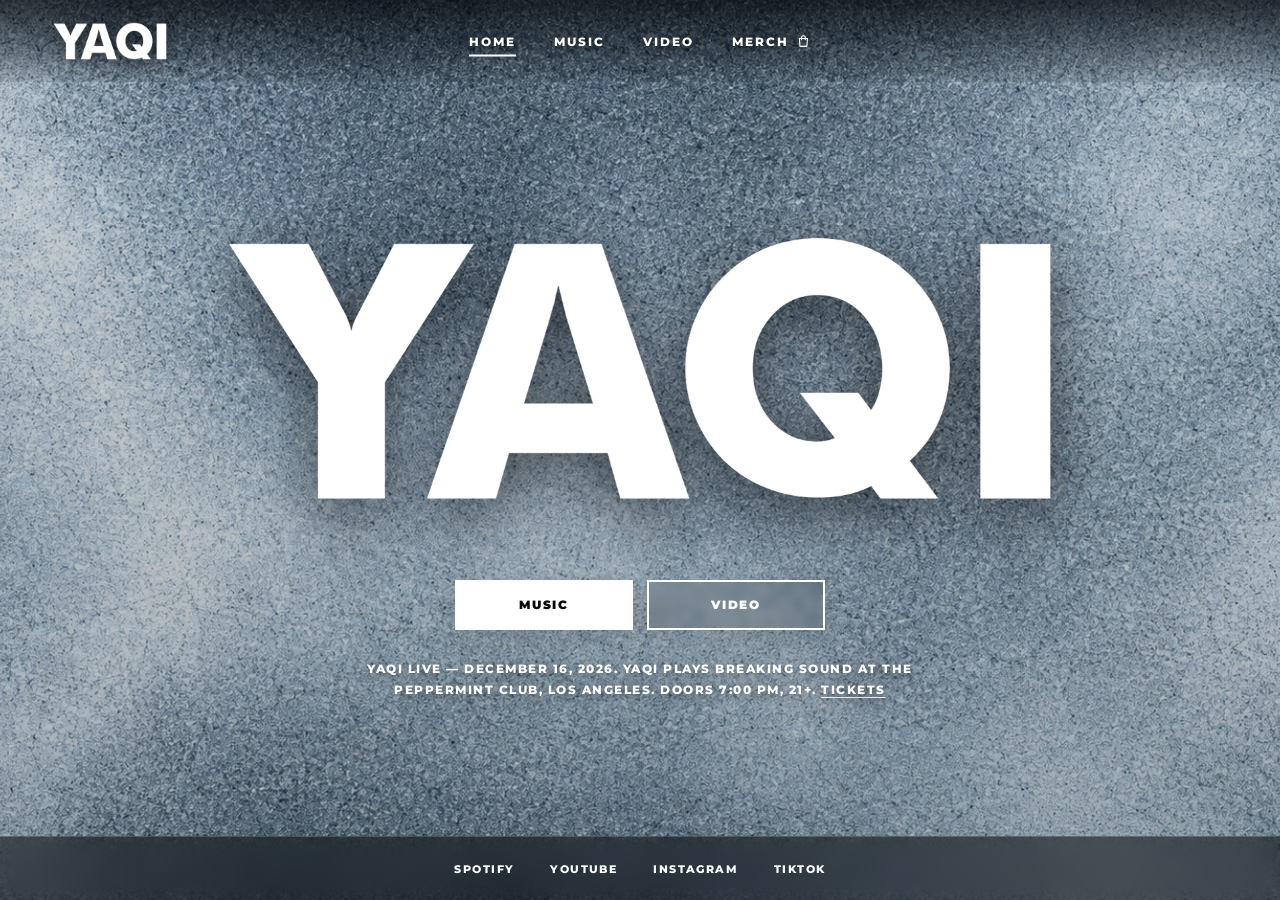
<file: index.html>
<!DOCTYPE html>
<html lang="en">
<head>
<meta charset="UTF-8">
<meta name="viewport" content="width=device-width, initial-scale=1.0">
<meta name="description" content="YAQI — official website. Music, videos and merch from LA pop-rap artist YAQI, including the bad girls anthem Bad Girls and YAQI CLAWS press-on nails.">
<meta property="og:title" content="YAQI — Official Website">
<meta property="og:description" content="YAQI — official website. Music, videos and merch from LA pop-rap artist YAQI, including the bad girls anthem Bad Girls and YAQI CLAWS press-on nails.">
<meta property="og:url" content="https://yaqiofficial.com/">
<meta property="og:type" content="website">
<meta property="og:image" content="https://yaqiofficial.com/assets/yaqi-background.jpg">
<meta name="twitter:card" content="summary_large_image">
<meta name="twitter:title" content="YAQI — Official Website">
<meta name="twitter:description" content="YAQI — official website. Music, videos and merch from LA pop-rap artist YAQI, including the bad girls anthem Bad Girls and YAQI CLAWS press-on nails.">
<meta name="twitter:image" content="https://yaqiofficial.com/assets/yaqi-background.jpg">
<title>YAQI — Official Website</title>
<link rel="stylesheet" href="style.css">
<script type="application/ld+json">
{
  "@context": "https://schema.org",
  "@graph": [
    {
      "@type": "MusicGroup",
      "@id": "https://yaqiofficial.com/#artist",
      "name": "YAQI",
      "url": "https://yaqiofficial.com/",
      "genre": ["Hip Hop", "Pop", "Rap"],
      "image": "https://yaqiofficial.com/assets/yaqi-background.jpg",
      "sameAs": [
        "https://open.spotify.com/artist/5m5swbEILOhOgBuREfOQjX",
        "https://www.youtube.com/@yaqiofficialchannel460",
        "https://www.instagram.com/yaqi_official/",
        "https://www.tiktok.com/@yaqiofficial"
      ]
    },
    {
      "@type": "WebSite",
      "@id": "https://yaqiofficial.com/#website",
      "name": "YAQI — Official Website",
      "url": "https://yaqiofficial.com/",
      "publisher": { "@id": "https://yaqiofficial.com/#artist" }
    }
  ]
}
</script>
</head>
<body>
<header class="site-header">
  <a class="site-logo" href="./" aria-label="YAQI home"><img src="assets/yaqi-logo.png" alt="YAQI"></a>
  <button class="menu-toggle" aria-label="Open menu" aria-expanded="false"><span></span><span></span><span></span></button>
  <nav class="main-nav">
    <a href="./" class="active">Home</a>
    <a href="music/">Music</a>
    <a href="video/">Video</a>
    <a href="shop/" class="nav-merch">Merch <svg class="nav-merch-icon" viewBox="0 0 24 24" aria-hidden="true"><path d="M5.5 8h13l-1 12.5h-11L5.5 8z"/><path d="M9 10V6.5a3 3 0 0 1 6 0V10"/></svg></a>
  </nav>
</header>
<main class="home-hero">
  <div class="home-center">
    <img class="home-logo" src="assets/yaqi-logo.png" alt="YAQI">
    <div class="home-actions">
      <a class="primary-button" href="music/">Music</a>
      <a class="primary-button outline" href="video/">Video</a>
    </div>
    <p class="home-announce">YAQI LIVE — DECEMBER 16, 2026. YAQI plays Breaking Sound at The Peppermint Club, Los Angeles. Doors 7:00 PM, 21+. <a href="https://www.ticketmaster.com/event/0900653185094C8F?did=yaqi" target="_blank" rel="noopener">Tickets</a></p>
  </div>
  <div class="home-socials">
    <a href="https://open.spotify.com/artist/5m5swbEILOhOgBuREfOQjX" target="_blank" rel="noopener">Spotify</a>
    <a href="https://www.youtube.com/@yaqiofficialchannel460" target="_blank" rel="noopener">YouTube</a>
    <a href="https://www.instagram.com/yaqi_official/" target="_blank" rel="noopener">Instagram</a>
    <a href="https://www.tiktok.com/@yaqiofficial" target="_blank" rel="noopener">TikTok</a>
  </div>
</main>
<script src="script.js"></script>
</body>
</html>
</file>
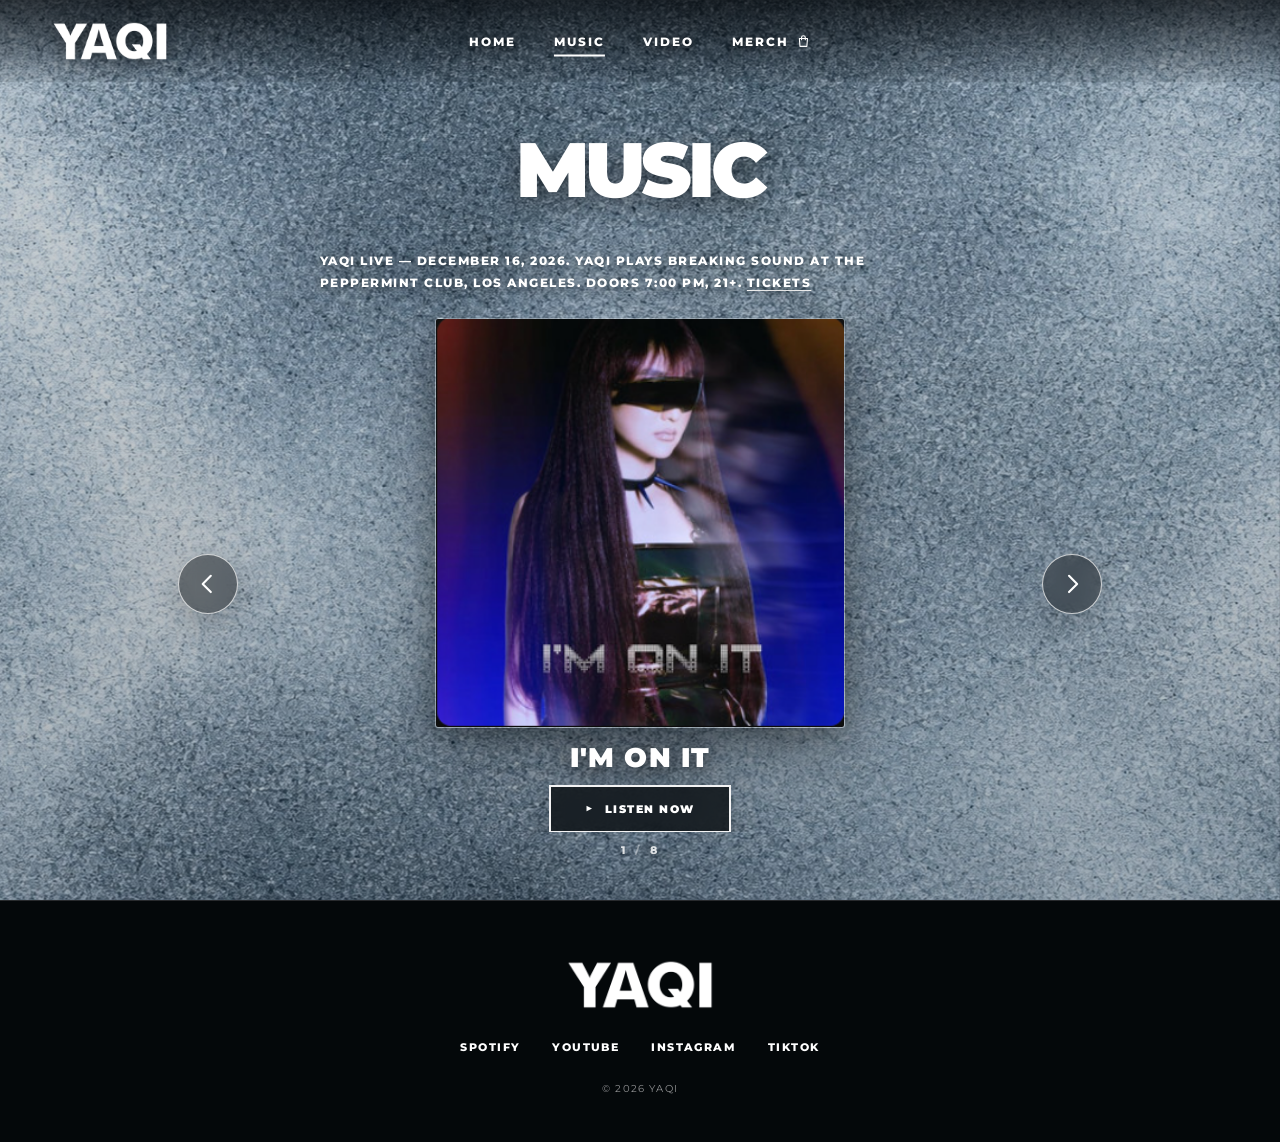
<file: music/index.html>
<!DOCTYPE html>
<html lang="en">
<head>
<meta charset="UTF-8">
<meta name="viewport" content="width=device-width, initial-scale=1.0">
  <meta name="description" content="YAQI music — stream songs and releases including Bad Girls, ClickBait, Back n Forth and Origami on the official YAQI website, with links to Spotify and Apple Music.">
<meta property="og:title" content="YAQI | Music">
<meta property="og:description" content="YAQI music — stream songs and releases including Bad Girls, ClickBait, Back n Forth and Origami on the official YAQI website, with links to Spotify and Apple Music.">
<meta property="og:url" content="https://yaqiofficial.com/music/">
<meta property="og:type" content="website">
<meta property="og:image" content="https://yaqiofficial.com/assets/yaqi-background.jpg">
<meta name="twitter:card" content="summary_large_image">
<meta name="twitter:title" content="YAQI | Music">
<meta name="twitter:description" content="YAQI music — stream songs and releases including Bad Girls, ClickBait, Back n Forth and Origami on the official YAQI website, with links to Spotify and Apple Music.">
<meta name="twitter:image" content="https://yaqiofficial.com/assets/yaqi-background.jpg">
<title>YAQI | Music</title>
<link rel="stylesheet" href="../style.css">
</head>
<body class="music-page">
<header class="site-header solid-header">
  <a class="site-logo" href="../" aria-label="YAQI home"><img src="../assets/yaqi-logo.png" alt="YAQI"></a>
  <button class="menu-toggle" aria-label="Open menu" aria-expanded="false"><span></span><span></span><span></span></button>
  <nav class="main-nav">
    <a href="../">Home</a>
    <a href="./" class="active">Music</a>
    <a href="../video/">Video</a>
    <a href="../shop/" class="nav-merch">Merch <svg class="nav-merch-icon" viewBox="0 0 24 24" aria-hidden="true"><path d="M5.5 8h13l-1 12.5h-11L5.5 8z"/><path d="M9 10V6.5a3 3 0 0 1 6 0V10"/></svg></a>
  </nav>
</header>
<main class="music-shell">
  <p class="home-announce">
  <div class="music-page-heading"><h1>Music</h1></div>
  <p class="home-announce">YAQI LIVE — DECEMBER 16, 2026. YAQI plays Breaking Sound at The Peppermint Club, Los Angeles. Doors 7:00 PM, 21+. <a href="https://www.ticketmaster.com/event/0900653185094C8F?did=yaqi" target="_blank" rel="noopener">Tickets</a></p>
  <section class="release-carousel" aria-label="Releases">
    <button class="release-arrow release-arrow-left" data-music-prev aria-label="Previous release"><svg viewBox="0 0 24 24"><polyline points="14.5 5 7.5 12 14.5 19"/></svg></button>
    <div class="release-viewport">
      <div class="release-track" data-music-track>
        <div class="release-slide" data-music-slide><div class="release-card">
          <img class="release-cover" src="../assets/im-on-it.png" alt="I'M ON IT by YAQI cover artwork">
          <h2>I'm On It</h2>
          <a class="listen-button" aria-label="Listen to I'm On It by YAQI on Spotify" href="https://open.spotify.com/track/5s3opgyI53ngSwlmM17Tma" target="_blank" rel="noopener"><span class="listen-play">▶</span> Listen Now</a>
        </div></div>
        <div class="release-slide" data-music-slide><div class="release-card">
          <img class="release-cover" src="../assets/clickbait.png" alt="CLICKBAIT by YAQI cover artwork">
          <h2>ClickBait</h2>
          <a class="listen-button" aria-label="Listen to ClickBait by YAQI on Spotify" href="https://open.spotify.com/track/7DHB2YpfxtL0HxVjo0pSCS" target="_blank" rel="noopener"><span class="listen-play">▶</span> Listen Now</a>
        </div></div>
        <div class="release-slide" data-music-slide><div class="release-card">
          <img class="release-cover" src="../assets/back-n-forth.png" alt="BACK N FORTH by YAQI cover artwork">
          <h2>Back n Forth</h2>
          <a class="listen-button" aria-label="Listen to Back n Forth by YAQI on Spotify" href="https://open.spotify.com/track/4S9EpuL0spIxfw7jZOhN16" target="_blank" rel="noopener"><span class="listen-play">▶</span> Listen Now</a>
        </div></div>
        <div class="release-slide" data-music-slide><div class="release-card">
          <img class="release-cover" src="../assets/v-day.png" alt="V-DAY by YAQI cover artwork">
          <h2>V-Day</h2>
          <a class="listen-button" aria-label="Listen to the V-Day EP by YAQI on Spotify" href="https://open.spotify.com/album/2xEYxTy93V18si3zNuyYnM" target="_blank" rel="noopener"><span class="listen-play">▶</span> Listen Now</a>
        </div></div>
        <div class="release-slide" data-music-slide><div class="release-card">
          <img class="release-cover" src="../assets/yaqi-claus.png" alt="YAQI CLAUS by YAQI cover artwork">
          <h2>YAQI Claus</h2>
          <a class="listen-button" aria-label="Listen to the YAQI Claus EP by YAQI on Spotify" href="https://open.spotify.com/album/5U6uomQ8P0w6MU0vwHwNBo" target="_blank" rel="noopener"><span class="listen-play">▶</span> Listen Now</a>
        </div></div>
        <div class="release-slide" data-music-slide><div class="release-card">
          <img class="release-cover" src="../assets/origami.png" alt="ORIGAMI by YAQI cover artwork">
          <h2>Origami</h2>
          <a class="listen-button" aria-label="Listen to Origami by YAQI on Spotify" href="https://open.spotify.com/track/48HlxgF5xX94oO83ZeDOgD" target="_blank" rel="noopener"><span class="listen-play">▶</span> Listen Now</a>
        </div></div>
        <div class="release-slide" data-music-slide><div class="release-card">
          <img class="release-cover" src="../assets/drop-the-beat.png" alt="DROP THE BEAT by YAQI cover artwork">
          <h2>Drop The Beat</h2>
          <a class="listen-button" aria-label="Listen to Drop The Beat by YAQI on Spotify" href="https://open.spotify.com/track/1GWq0NclxH48NZuZEnjfbx" target="_blank" rel="noopener"><span class="listen-play">▶</span> Listen Now</a>
        </div></div>
        <div class="release-slide" data-music-slide><div class="release-card">
          <img class="release-cover" src="../assets/imma-do-me.png" alt="IMMA DO ME by YAQI cover artwork">
          <h2>Imma Do Me</h2>
          <a class="listen-button" aria-label="Listen to Imma Do Me by YAQI on Spotify" href="https://open.spotify.com/track/6nxDJrNgpS2zrKeXqTOZws" target="_blank" rel="noopener"><span class="listen-play">▶</span> Listen Now</a>
        </div></div>
      </div>
    </div>
    <button class="release-arrow release-arrow-right" data-music-next aria-label="Next release"><svg viewBox="0 0 24 24"><polyline points="9.5 5 16.5 12 9.5 19"/></svg></button>
    <div class="release-position"><span data-music-current>1</span><span class="release-position-divider">/</span><span data-music-total>8</span></div>
  </section>
</main>
<footer class="site-footer">
  <img src="../assets/yaqi-logo.png" alt="YAQI">
  <nav class="footer-links">
    <a href="https://open.spotify.com/artist/5m5swbEILOhOgBuREfOQjX" target="_blank" rel="noopener">Spotify</a>
    <a href="https://www.youtube.com/@yaqiofficialchannel460" target="_blank" rel="noopener">YouTube</a>
    <a href="https://www.instagram.com/yaqi_official/" target="_blank" rel="noopener">Instagram</a>
    <a href="https://www.tiktok.com/@yaqiofficial" target="_blank" rel="noopener">TikTok</a>
  </nav>
  <p>© <span data-year>2026</span> YAQI</p>
</footer>
<script src="../script.js"></script>
</body>
</html>
</file>
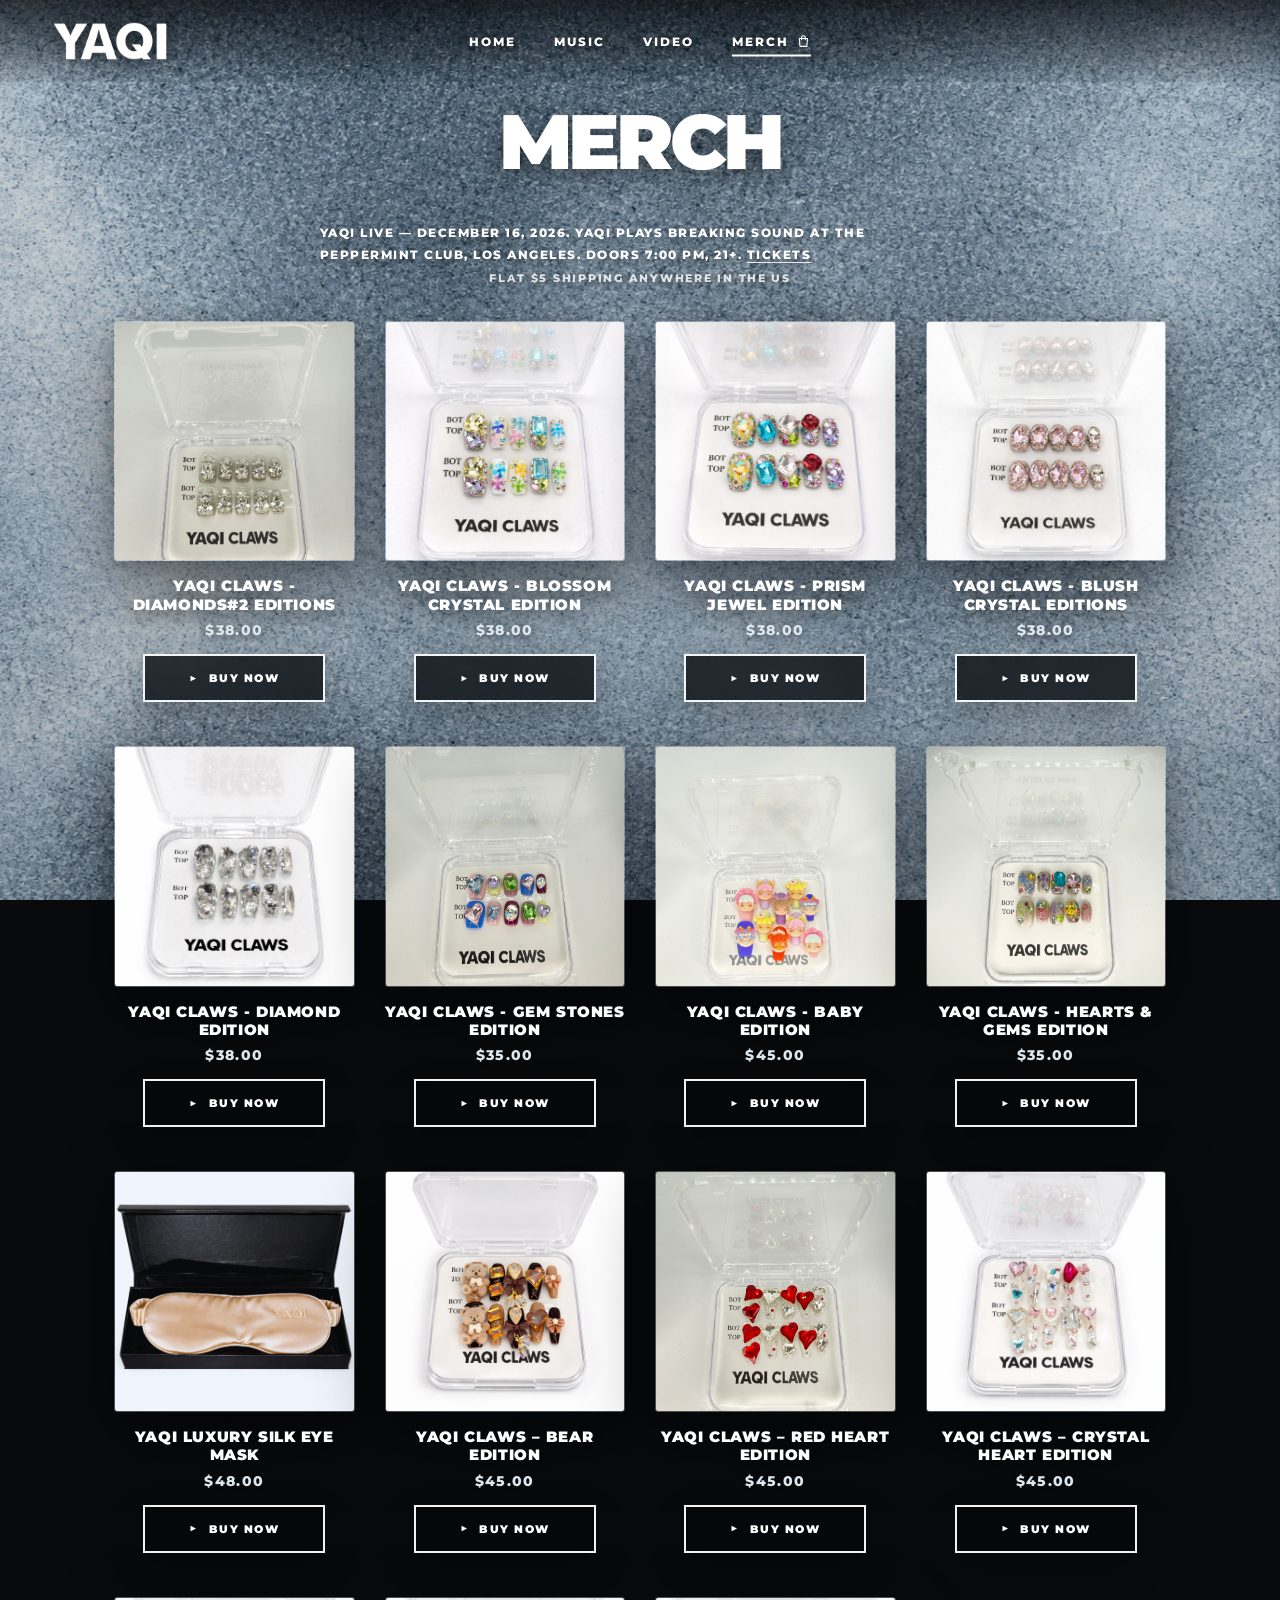
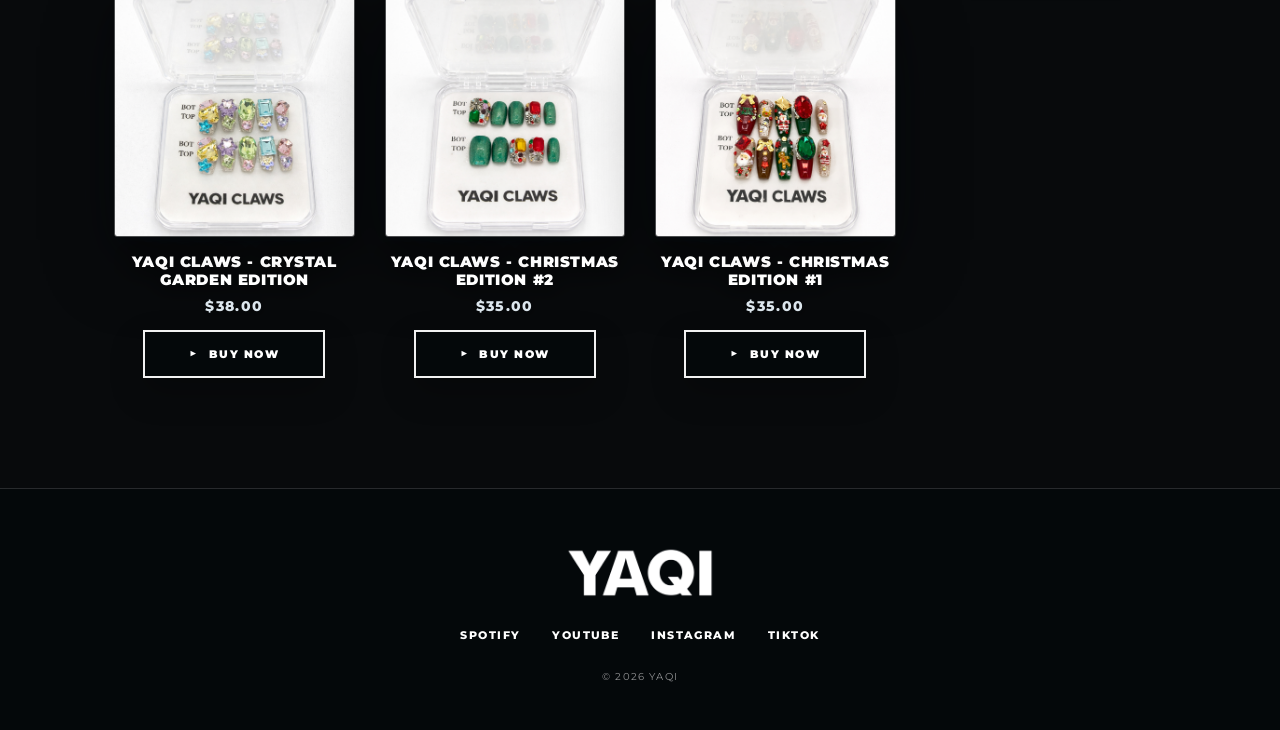
<file: shop/index.html>
<!DOCTYPE html>
<html lang="en">
<head>
<meta charset="UTF-8">
<meta name="viewport" content="width=device-width, initial-scale=1.0">
  <meta name="description" content="Shop YAQI merch — YAQI CLAWS press-on nails, luxury silk eye mask and official editions in the official YAQI store, with US shipping.">
<meta property="og:title" content="YAQI | Merch">
<meta property="og:description" content="Shop YAQI merch — YAQI CLAWS press-on nails, luxury silk eye mask and official editions in the official YAQI store, with US shipping.">
<meta property="og:url" content="https://yaqiofficial.com/shop/">
<meta property="og:type" content="website">
<meta property="og:image" content="https://yaqiofficial.com/assets/yaqi-background.jpg">
<meta name="twitter:card" content="summary_large_image">
<meta name="twitter:title" content="YAQI | Merch">
<meta name="twitter:description" content="Shop YAQI merch — YAQI CLAWS press-on nails, luxury silk eye mask and official editions in the official YAQI store, with US shipping.">
<meta name="twitter:image" content="https://yaqiofficial.com/assets/yaqi-background.jpg">
<title>YAQI | Merch</title>
<link rel="stylesheet" href="../style.css">
<style>
  .shop-heading {
    padding: clamp(18px, 2.8vh, 30px) 24px clamp(12px, 2vh, 22px);
    text-align: center;
  }
  .shop-heading h1 {
    margin: 0;
    color: var(--white);
    font-size: clamp(2.8rem, 6vw, 5.2rem);
    line-height: .9;
    font-weight: 900;
    letter-spacing: -.05em;
    text-transform: uppercase;
    text-shadow: 0 7px 24px rgba(0,0,0,.48);
  }
  .shop-note {
    text-align: center;
    margin: 6px 0 0;
    color: rgba(255,255,255,.82);
    font-size: .68rem;
    font-weight: 800;
    letter-spacing: .16em;
    text-transform: uppercase;
    text-shadow: 0 2px 10px rgba(0,0,0,.6);
  }
  .shop-grid {
    width: min(1180px, 100%);
    margin: 0 auto;
    padding: clamp(28px, 4vh, 48px) clamp(24px, 5vw, 64px) 110px;
    display: grid;
    grid-template-columns: repeat(auto-fill, minmax(230px, 1fr));
    gap: 44px 30px;
  }
  .shop-card { text-align: center; color: var(--white); }
  .shop-card img {
    width: 100%;
    aspect-ratio: 1 / 1;
    object-fit: cover;
    border-radius: 3px;
    border: 1px solid rgba(255,255,255,.28);
    box-shadow: 0 26px 70px rgba(3,8,13,.42), 0 8px 24px rgba(3,8,13,.26);
    transition: transform .28s ease, box-shadow .28s ease;
  }
  @media (hover: hover) and (pointer: fine) {
    .shop-card:hover img {
      transform: translateY(-4px) scale(1.006);
      box-shadow: 0 32px 82px rgba(3,8,13,.48), 0 10px 28px rgba(3,8,13,.3);
    }
  }
  .shop-card h3 {
    margin: 16px 0 8px;
    font-size: .92rem;
    font-weight: 900;
    line-height: 1.25;
    letter-spacing: .04em;
    text-transform: uppercase;
    text-shadow: 0 4px 18px rgba(0,0,0,.7);
  }
  .shop-price {
    margin: 0 0 16px;
    font-size: .85rem;
    font-weight: 800;
    letter-spacing: .1em;
    color: var(--silver);
    text-shadow: 0 2px 10px rgba(0,0,0,.6);
  }
</style>
</head>
<body class="shop-page">
<header class="site-header solid-header">
  <a class="site-logo" href="../" aria-label="YAQI home"><img src="../assets/yaqi-logo.png" alt="YAQI"></a>
  <button class="menu-toggle" aria-label="Open menu" aria-expanded="false"><span></span><span></span><span></span></button>
  <nav class="main-nav">
    <a href="../">Home</a>
    <a href="../music/">Music</a>
    <a href="../video/">Video</a>
    <a href="./" class="active nav-merch">Merch <svg class="nav-merch-icon" viewBox="0 0 24 24" aria-hidden="true"><path d="M5.5 8h13l-1 12.5h-11L5.5 8z"/><path d="M9 10V6.5a3 3 0 0 1 6 0V10"/></svg></a>
  </nav>
</header>
<main class="page-shell">
  <div class="shop-heading"><h1>Merch</h1></div>
  <p class="home-announce">YAQI LIVE — DECEMBER 16, 2026. YAQI plays Breaking Sound at The Peppermint Club, Los Angeles. Doors 7:00 PM, 21+. <a href="https://www.ticketmaster.com/event/0900653185094C8F?did=yaqi" target="_blank" rel="noopener">Tickets</a></p>
  <p class="shop-note">Flat $5 shipping anywhere in the US</p>
  <section class="shop-grid">
        <div class="shop-card">
          <img src="../assets/products/yaqi-claws-diamonds-2-editions-1.jpg" alt="YAQI CLAWS - Diamonds#2 Editions">
          <h3>YAQI CLAWS - Diamonds#2 Editions</h3>
          <p class="shop-price">$38.00</p>
          <a class="listen-button" aria-label="Buy YAQI CLAWS - Diamonds#2 Editions" href="https://buy.stripe.com/eVq28kcXP8GSeNKcphabK0g"><span class="listen-play">▶</span> Buy Now</a>
        </div>
        <div class="shop-card">
          <img src="../assets/products/yaqi-claws-blossom-crystal-edition-1.png" alt="YAQI CLAWS - Blossom Crystal Edition">
          <h3>YAQI CLAWS - Blossom Crystal Edition</h3>
          <p class="shop-price">$38.00</p>
          <a class="listen-button" aria-label="Buy YAQI CLAWS - Blossom Crystal Edition" href="https://buy.stripe.com/aFaaEQ1f7aP00WU2OHabK0h"><span class="listen-play">▶</span> Buy Now</a>
        </div>
        <div class="shop-card">
          <img src="../assets/products/yaqi-claws-prism-jewel-edition-1.png" alt="YAQI CLAWS - Prism Jewel Edition">
          <h3>YAQI CLAWS - Prism Jewel Edition</h3>
          <p class="shop-price">$38.00</p>
          <a class="listen-button" aria-label="Buy YAQI CLAWS - Prism Jewel Edition" href="https://buy.stripe.com/4gM28ke1Tg9k0WU9d5abK0i"><span class="listen-play">▶</span> Buy Now</a>
        </div>
        <div class="shop-card">
          <img src="../assets/products/yaqi-claws-blush-crystal-editions-1.png" alt="YAQI CLAWS - Blush Crystal Editions">
          <h3>YAQI CLAWS - Blush Crystal Editions</h3>
          <p class="shop-price">$38.00</p>
          <a class="listen-button" aria-label="Buy YAQI CLAWS - Blush Crystal Editions" href="https://buy.stripe.com/9B6eV6cXP3my496bldabK0j"><span class="listen-play">▶</span> Buy Now</a>
        </div>
        <div class="shop-card">
          <img src="../assets/products/yaqi-claws-diamond-edition-1.png" alt="YAQI CLAWS - Diamond Edition">
          <h3>YAQI CLAWS - Diamond Edition</h3>
          <p class="shop-price">$38.00</p>
          <a class="listen-button" aria-label="Buy YAQI CLAWS - Diamond Edition" href="https://buy.stripe.com/fZu9AMaPHf5geNK2OHabK0k"><span class="listen-play">▶</span> Buy Now</a>
        </div>
        <div class="shop-card">
          <img src="../assets/products/yaqi-claws-gem-stones-edition-1.jpg" alt="YAQI CLAWS - Gem Stones Edition">
          <h3>YAQI CLAWS - Gem Stones Edition</h3>
          <p class="shop-price">$35.00</p>
          <a class="listen-button" aria-label="Buy YAQI CLAWS - Gem Stones Edition" href="https://buy.stripe.com/dRm6oA0b3bT47li9d5abK0l"><span class="listen-play">▶</span> Buy Now</a>
        </div>
        <div class="shop-card">
          <img src="../assets/products/yaqi-claws-baby-edition-1.jpg" alt="YAQI CLAWS - Baby Edition">
          <h3>YAQI CLAWS - Baby Edition</h3>
          <p class="shop-price">$45.00</p>
          <a class="listen-button" aria-label="Buy YAQI CLAWS - Baby Edition" href="https://buy.stripe.com/8x2bIU9LDcX8gVS74XabK0m"><span class="listen-play">▶</span> Buy Now</a>
        </div>
        <div class="shop-card">
          <img src="../assets/products/yaqi-claws-hearts-gems-edition-1.jpg" alt="YAQI CLAWS - Hearts &amp; Gems Edition">
          <h3>YAQI CLAWS - Hearts &amp; Gems Edition</h3>
          <p class="shop-price">$35.00</p>
          <a class="listen-button" aria-label="Buy YAQI CLAWS - Hearts and Gems Edition" href="https://buy.stripe.com/eVq4gs6zr5uG8pmah9abK0n"><span class="listen-play">▶</span> Buy Now</a>
        </div>
        <div class="shop-card">
          <img src="../assets/products/yaqi-luxury-silk-eye-mask-1.png" alt="YAQI Luxury Silk Eye Mask">
          <h3>YAQI Luxury Silk Eye Mask</h3>
          <p class="shop-price">$48.00</p>
          <a class="listen-button" aria-label="Buy YAQI Luxury Silk Eye Mask" href="https://buy.stripe.com/28E28k7DvbT4axuexpabK0o"><span class="listen-play">▶</span> Buy Now</a>
        </div>
        <div class="shop-card">
          <img src="../assets/products/yaqi-claws-bear-edition-1.png" alt="YAQI CLAWS – Bear Edition">
          <h3>YAQI CLAWS – Bear Edition</h3>
          <p class="shop-price">$45.00</p>
          <a class="listen-button" aria-label="Buy YAQI CLAWS - Bear Edition" href="https://buy.stripe.com/00wdR2cXPcX8fRO2OHabK0p"><span class="listen-play">▶</span> Buy Now</a>
        </div>
        <div class="shop-card">
          <img src="../assets/products/yaqi-claws-red-heart-edition-1.jpg" alt="YAQI CLAWS – Red Heart Edition">
          <h3>YAQI CLAWS – Red Heart Edition</h3>
          <p class="shop-price">$45.00</p>
          <a class="listen-button" aria-label="Buy YAQI CLAWS - Red Heart Edition" href="https://buy.stripe.com/bJe5kw3nf1eq6hegFxabK0q"><span class="listen-play">▶</span> Buy Now</a>
        </div>
        <div class="shop-card">
          <img src="../assets/products/yaqi-claws-crystal-heart-edition-1.png" alt="YAQI CLAWS – Crystal Heart Edition">
          <h3>YAQI CLAWS – Crystal Heart Edition</h3>
          <p class="shop-price">$45.00</p>
          <a class="listen-button" aria-label="Buy YAQI CLAWS - Crystal Heart Edition" href="https://buy.stripe.com/8x2fZa8Hzf5g352891abK0r"><span class="listen-play">▶</span> Buy Now</a>
        </div>
        <div class="shop-card">
          <img src="../assets/products/yaqi-claws-crystal-garden-edition-1.png" alt="YAQI Claws - Crystal Garden Edition">
          <h3>YAQI Claws - Crystal Garden Edition</h3>
          <p class="shop-price">$38.00</p>
          <a class="listen-button" aria-label="Buy YAQI Claws - Crystal Garden Edition" href="https://buy.stripe.com/fZu28kbTL0amgVS1KDabK0s"><span class="listen-play">▶</span> Buy Now</a>
        </div>
        <div class="shop-card">
          <img src="../assets/products/yaqi-claws-christmas-edition-2-1.png" alt="YAQI Claws - Christmas Edition #2">
          <h3>YAQI Claws - Christmas Edition #2</h3>
          <p class="shop-price">$35.00</p>
          <a class="listen-button" aria-label="Buy YAQI Claws - Christmas Edition 2" href="https://buy.stripe.com/00w9AM2jbaP00WUfBtabK0t"><span class="listen-play">▶</span> Buy Now</a>
        </div>
        <div class="shop-card">
          <img src="../assets/products/yaqi-claws-christmas-edition-1-1.png" alt="YAQI Claws - Christmas Edition #1">
          <h3>YAQI Claws - Christmas Edition #1</h3>
          <p class="shop-price">$35.00</p>
          <a class="listen-button" aria-label="Buy YAQI Claws - Christmas Edition 1" href="https://buy.stripe.com/eVqfZaf5X2iu0WUdtlabK0u"><span class="listen-play">▶</span> Buy Now</a>
        </div>
  </section>
</main>
<footer class="site-footer">
  <img src="../assets/yaqi-logo.png" alt="YAQI">
  <nav class="footer-links">
    <a href="https://open.spotify.com/artist/5m5swbEILOhOgBuREfOQjX" target="_blank" rel="noopener">Spotify</a>
    <a href="https://www.youtube.com/@yaqiofficialchannel460" target="_blank" rel="noopener">YouTube</a>
    <a href="https://www.instagram.com/yaqi_official/" target="_blank" rel="noopener">Instagram</a>
    <a href="https://www.tiktok.com/@yaqiofficial" target="_blank" rel="noopener">TikTok</a>
  </nav>
  <p>© <span data-year>2026</span> YAQI</p>
</footer>
<script src="../script.js"></script>
</body>
</html>
</file>
<file: style.css>
@import url("https://fonts.googleapis.com/css2?family=Montserrat:wght@400;500;600;700;800;900&display=swap");

:root {
  --black: #080a0c;
  --white: #ffffff;
  --silver: #dce6ed;
  --silver-dark: #8696a3;
  --glass-dark: rgba(6, 9, 12, .72);
  --glass-light: rgba(235, 242, 247, .15);
}

* { box-sizing: border-box; }

html { scroll-behavior: smooth; }

body {
  margin: 0;
  min-height: 100%;
  font-family: "Montserrat", Arial, sans-serif;
  color: var(--white);
  overflow-x: hidden;
  background: var(--black);
}

/* One full-size background image across the entire site. No tiles or square repeats. */
body::before {
  content: "";
  position: fixed;
  inset: 0;
  z-index: -2;
  background-image: url("assets/yaqi-background.jpg");
  background-position: center center;
  background-size: cover;
  background-repeat: no-repeat;
}

/* Very light contrast layer so white YAQI branding stays readable. */
body::after {
  content: "";
  position: fixed;
  inset: 0;
  z-index: -1;
  pointer-events: none;
  background: linear-gradient(180deg, rgba(4,7,10,.16), rgba(4,7,10,.28));
}

a { color: inherit; text-decoration: none; }

img { display: block; max-width: 100%; }

button, input { font: inherit; }

.site-header {
  position: fixed;
  inset: 0 0 auto 0;
  z-index: 100;
  min-height: 82px;
  padding: 16px clamp(22px, 4vw, 64px);
  display: flex;
  align-items: center;
  justify-content: space-between;
  background: linear-gradient(180deg, rgba(4,7,10,.72), rgba(4,7,10,.08));
}

/* Keep the same transparent/gradient header treatment on every page. */
.solid-header {
  background: linear-gradient(180deg, rgba(4,7,10,.72), rgba(4,7,10,.08));
  border-bottom: 0;
  backdrop-filter: none;
}

.site-logo { width: 118px; display: block; }

.site-logo img { width: 100%; filter: drop-shadow(0 2px 8px rgba(0,0,0,.55)); }

.main-nav {
  position: absolute;
  left: 50%;
  top: 50%;
  transform: translate(-50%, -50%);
  display: flex;
  align-items: center;
  justify-content: center;
  gap: clamp(22px, 3vw, 46px);
  white-space: nowrap;
}

.main-nav a {
  position: relative;
  padding: 8px 0;
  font-size: .76rem;
  font-weight: 800;
  letter-spacing: .16em;
  text-transform: uppercase;
  text-shadow: 0 2px 8px rgba(0,0,0,.65);
}

.main-nav a::after {
  content: "";
  position: absolute;
  left: 0;
  right: 100%;
  bottom: 0;
  height: 2px;
  background: var(--white);
  transition: right .2s ease;
}

.main-nav a:hover::after,
.main-nav a.active::after { right: 0; }

.nav-merch {
  display: inline-flex;
  align-items: center;
  gap: 7px;
}

.nav-merch-icon {
  width: 15px;
  height: 15px;
  fill: none;
  stroke: currentColor;
  stroke-width: 1.8;
  stroke-linecap: round;
  stroke-linejoin: round;
  flex: 0 0 auto;
}

.menu-toggle { display: none; }

.home-hero {
  position: relative;
  min-height: 100svh;
  display: grid;
  place-items: center;
  overflow: hidden;
  background: transparent;
}

.home-hero::before { display: none; }

.hero-glow { display: none; }

.home-center {
  width: min(980px, 88vw);
  margin: 0 auto;
  text-align: center;
  padding: 120px 20px 110px;
}

.home-logo {
  width: min(860px, 82vw);
  margin: 0 auto clamp(34px, 6vh, 62px);
  filter: drop-shadow(0 14px 30px rgba(0,0,0,.55));
}

.home-actions, .button-row {
  display: flex;
  flex-wrap: wrap;
  justify-content: center;
  gap: 14px;
}

.primary-button {
  min-width: 178px;
  min-height: 50px;
  padding: 0 26px;
  display: inline-flex;
  align-items: center;
  justify-content: center;
  border: 2px solid var(--white);
  background: var(--white);
  color: var(--black);
  font-size: .72rem;
  font-weight: 900;
  letter-spacing: .14em;
  text-transform: uppercase;
  cursor: pointer;
  box-shadow: 0 8px 24px rgba(0,0,0,.16);
  transition: transform .18s ease, background .18s ease, color .18s ease;
}

.primary-button:hover { transform: translateY(-2px); }

.primary-button.outline { background: rgba(0,0,0,.12); color: var(--white); backdrop-filter: blur(4px); }

.primary-button.outline:hover { background: var(--white); color: var(--black); }
.home-announce {
  margin: 28px auto 0;
  max-width: 640px;
  color: var(--white);
  font-size: .78rem;
  font-weight: 800;
  letter-spacing: .12em;
  line-height: 1.7;
  text-transform: uppercase;
  text-shadow: 0 2px 12px rgba(0,0,0,.6);
}

.home-announce a { text-decoration: underline; text-underline-offset: 3px; }

.home-announce a:hover { color: var(--silver); }

.home-socials {
  position: absolute;
  left: 0;
  right: 0;
  bottom: 0;
  min-height: 64px;
  display: flex;
  justify-content: center;
  align-items: center;
  flex-wrap: wrap;
  gap: 18px 36px;
  padding: 16px 22px;
  background: rgba(4,7,10,.52);
  border-top: 1px solid rgba(255,255,255,.16);
  backdrop-filter: blur(10px);
}

.home-socials a,
.footer-links a {
  font-size: .68rem;
  font-weight: 800;
  letter-spacing: .13em;
  text-transform: uppercase;
}

.home-socials a:hover,
.footer-links a:hover { color: var(--silver); }

.inner-page { background: transparent; }

.page-shell {
  min-height: 100vh;
  padding-top: 82px;
  background: transparent;
}

.page-intro {
  min-height: 300px;
  padding: 100px clamp(24px, 7vw, 110px) 62px;
  display: flex;
  align-items: flex-end;
  background: transparent;
}

.page-intro h1 {
  margin: 0;
  color: var(--white);
  font-size: clamp(4.8rem, 12vw, 11rem);
  line-height: .82;
  font-weight: 900;
  letter-spacing: -.06em;
  text-transform: uppercase;
  text-shadow: 0 7px 26px rgba(0,0,0,.48);
}

.music-feature {
  padding: clamp(55px, 8vw, 110px) clamp(24px, 7vw, 110px) 120px;
  display: grid;
  grid-template-columns: minmax(280px, .85fr) minmax(360px, 1.15fr);
  gap: clamp(45px, 7vw, 110px);
  align-items: center;
  background: rgba(236,244,249,.76);
  color: var(--black);
  border-top: 1px solid rgba(255,255,255,.35);
  border-bottom: 1px solid rgba(255,255,255,.35);
  backdrop-filter: blur(8px);
}

.section-logo {
  width: min(430px, 78%);
  padding: 24px 26px;
  margin-bottom: 34px;
  background: rgba(6,9,12,.94);
}

.music-copy h2 {
  margin: 0 0 16px;
  font-size: clamp(2.4rem, 5vw, 5rem);
  line-height: .95;
  text-transform: uppercase;
  letter-spacing: -.04em;
}

.music-copy p {
  max-width: 480px;
  margin: 0 0 32px;
  line-height: 1.7;
  font-size: .94rem;
}

.button-row { justify-content: flex-start; }

.dark-button {
  background: var(--black);
  color: var(--white);
  border-color: var(--black);
}

.dark-button:hover { background: #28313a; border-color: #28313a; }

.outline-dark { background: transparent; color: var(--black); }

.outline-dark:hover { color: var(--white); }

.spotify-frame-wrap { width: 100%; max-width: 700px; margin-left: auto; }

.spotify-frame {
  display: block;
  width: 100%;
  border: 0;
  border-radius: 14px;
  box-shadow: 0 20px 60px rgba(0,0,0,.18);
}

.video-page {
  overflow-y: auto;
}

.video-shell {
  min-height: 100svh;
  padding-top: 82px;
  padding-bottom: 0;
  background: transparent;
  color: var(--white);
}

/* The first video and its heading are designed to fit entirely in the first viewport. */
.video-first-screen {
  min-height: calc(100svh - 82px);
  display: flex;
  flex-direction: column;
  justify-content: center;
  padding: clamp(12px, 2vh, 22px) 24px clamp(20px, 3vh, 34px);
}

.video-page-heading {
  flex: 0 0 auto;
  padding: 0 0 clamp(10px, 1.6vh, 18px);
  text-align: center;
}

.video-page-heading h1 {
  margin: 0;
  color: var(--white);
  font-size: clamp(2.5rem, 5vw, 4.8rem);
  line-height: .9;
  font-weight: 900;
  letter-spacing: -.05em;
  text-transform: uppercase;
  text-shadow: 0 7px 24px rgba(0,0,0,.48);
}

.video-list {
  width: 100%;
}

.video-entry {
  min-height: calc(100svh - 82px);
  display: grid;
  place-items: center;
  padding: clamp(34px, 6vh, 70px) 24px;
}

.video-entry-first {
  flex: 1 1 auto;
  min-height: 0;
  padding: 0;
}

.video-feature {
  appearance: none;
  width: min(980px, 88vw, calc((100svh - 245px) * 1.7778));
  max-width: 100%;
  min-width: 0;
  margin: 0;
  padding: 0;
  border: 0;
  background: transparent;
  color: var(--white);
  text-align: center;
  cursor: pointer;
}

.video-entry:not(.video-entry-first) .video-feature {
  width: min(980px, 88vw, calc((100svh - 190px) * 1.7778));
}

.video-feature-thumb {
  position: relative;
  display: block;
  width: 100%;
  aspect-ratio: 16 / 9;
  overflow: hidden;
  background: #111;
  border: 1px solid rgba(255,255,255,.28);
  box-shadow: 0 26px 70px rgba(3,8,13,.42),
    0 8px 24px rgba(3,8,13,.26);
  transition: transform .28s ease, box-shadow .28s ease;
}

.video-feature-thumb img {
  width: 100%;
  height: 100%;
  object-fit: cover;
  transition: transform .28s ease, filter .28s ease;
}

@media (hover: hover) and (pointer: fine) {
  .video-feature:hover .video-feature-thumb {
    transform: translateY(-4px) scale(1.004);
    box-shadow: 0 32px 82px rgba(3,8,13,.48),
      0 10px 28px rgba(3,8,13,.3);
  }

  .video-feature:hover .video-feature-thumb img {
    transform: scale(1.018);
    filter: brightness(.78);
  }
}

.play-circle {
  position: absolute;
  left: 50%;
  top: 50%;
  transform: translate(-50%, -50%);
  width: clamp(58px, 5vw, 76px);
  height: clamp(58px, 5vw, 76px);
  border: 2px solid var(--white);
  border-radius: 50%;
  display: grid;
  place-items: center;
  padding-left: 5px;
  background: rgba(0,0,0,.25);
  color: var(--white);
  font-size: 1.25rem;
  transition: background .2s ease, color .2s ease, transform .2s ease;
}

.video-feature:hover .play-circle,
.video-feature:focus-visible .play-circle {
  background: rgba(230,238,244,.9);
  color: var(--black);
  transform: translate(-50%, -50%) scale(1.04);
}

.video-feature-title {
  display: block;
  margin-top: clamp(10px, 1.6vh, 16px);
  color: var(--white);
  font-size: clamp(1.05rem, 2vw, 1.45rem);
  font-weight: 900;
  line-height: 1.05;
  letter-spacing: .04em;
  text-transform: uppercase;
  text-shadow: 0 4px 18px rgba(0,0,0,.7);
}

.video-page-more {
  padding: 8px 24px 70px;
  text-align: center;
}

.video-youtube-link {
  color: rgba(255,255,255,.88);
  font-size: .64rem;
  font-weight: 800;
  letter-spacing: .14em;
  text-transform: uppercase;
  text-shadow: 0 2px 10px rgba(0,0,0,.55);
  border-bottom: 1px solid rgba(255,255,255,.55);
  padding-bottom: 3px;
}

.video-youtube-link:hover,
.video-youtube-link:focus-visible {
  color: var(--white);
  border-color: var(--white);
}

@media (max-height: 760px) and (min-width: 781px) {
  .video-first-screen {
    padding-top: 8px;
    padding-bottom: 16px;
  }

  .video-page-heading {
    padding-bottom: 8px;
  }

  .video-page-heading h1 {
    font-size: clamp(2.2rem, 4vw, 3.6rem);
  }

  .video-feature {
    width: min(860px, 82vw, calc((100svh - 205px) * 1.7778));
  }

  .video-feature-title {
    margin-top: 8px;
  }
}

@media (max-width: 780px) {
  .video-shell {
    padding-top: 70px;
  }

  .video-first-screen {
    min-height: calc(100svh - 70px);
    padding: 12px 14px 20px;
  }

  .video-page-heading {
    padding-bottom: 10px;
  }

  .video-page-heading h1 {
    font-size: clamp(2.5rem, 14vw, 4.3rem);
  }

  .video-entry {
    min-height: calc(100svh - 70px);
    padding: 32px 14px;
  }

  .video-entry-first {
    min-height: 0;
    padding: 0;
  }

  .video-feature,
  .video-entry:not(.video-entry-first) .video-feature {
    width: min(100%, calc((100svh - 220px) * 1.7778));
  }

  .video-feature-title {
    margin-top: 10px;
    font-size: 1.08rem;
  }
}

@media (max-width: 420px) {
  .video-page-heading h1 { font-size: 2.8rem; }

  .video-feature,
  .video-entry:not(.video-entry-first) .video-feature {
    width: min(100%, calc((100svh - 205px) * 1.7778));
  }
}

.video-modal {
  position: fixed;
  z-index: 500;
  inset: 0;
  display: none;
  place-items: center;
  padding: clamp(20px, 5vw, 70px);
  background: rgba(0,0,0,.94);
}

.video-modal.open { display: grid; }

.video-modal-inner {
  width: min(1220px, 100%);
  aspect-ratio: 16 / 9;
  background: #000;
  box-shadow: 0 30px 100px rgba(0,0,0,.7);
}

.video-modal iframe { width: 100%; height: 100%; border: 0; display: block; }

.video-modal-close {
  position: fixed;
  top: 18px;
  right: 28px;
  z-index: 501;
  border: 0;
  background: transparent;
  color: var(--white);
  font-size: 3rem;
  line-height: 1;
  cursor: pointer;
}

.site-footer {
  padding: 56px 24px 48px;
  background: rgba(5,8,11,.76);
  color: var(--white);
  text-align: center;
  border-top: 1px solid rgba(255,255,255,.14);
  backdrop-filter: blur(10px);
}

.site-footer > img { width: 150px; margin: 0 auto 28px; }

.footer-links {
  display: flex;
  justify-content: center;
  gap: 18px 32px;
  flex-wrap: wrap;
  margin-bottom: 28px;
}

.site-footer p { margin: 0; font-size: .62rem; letter-spacing: .12em; opacity: .55; }

@media (max-width: 780px) {
  .site-header {
    min-height: 70px;
    padding: 14px 20px;
    background: rgba(5,8,11,.84);
  }

  .site-logo { width: 96px; }

  .menu-toggle {
    display: flex;
    width: 40px;
    height: 36px;
    padding: 7px 5px;
    flex-direction: column;
    justify-content: space-between;
    border: 0;
    background: transparent;
    cursor: pointer;
  }

  .menu-toggle span { height: 2px; width: 100%; background: #fff; display: block; }

  .main-nav {
    position: absolute;
    top: 70px;
    left: 0;
    right: 0;
    transform: none;
    display: none;
    flex-direction: column;
    align-items: stretch;
    gap: 0;
    padding: 8px 20px 20px;
    background: rgba(5,8,11,.95);
  }

  .main-nav.open { display: flex; }

  .main-nav a { padding: 16px 0; border-bottom: 1px solid rgba(255,255,255,.12); }

  .main-nav a::after { display: none; }

  .home-center { padding-top: 100px; }

  .home-logo { width: 88vw; }

  .home-socials { gap: 12px 22px; min-height: 74px; }

  .page-shell { padding-top: 70px; }

  .page-intro { min-height: 220px; padding: 72px 24px 40px; }

  .music-feature {
    grid-template-columns: 1fr;
    padding: 58px 24px 80px;
    background: rgba(236,244,249,.82);
  }

  .button-row { justify-content: flex-start; }
}

/* =========================
   MUSIC RELEASE CAROUSEL
   ========================= */

.music-page {
  overflow-y: auto;
}

.music-shell {
  min-height: 100svh;
  padding-top: 82px;
  padding-bottom: 0;
  display: flex;
  flex-direction: column;
}

.music-page-heading {
  flex: 0 0 auto;
  padding: clamp(18px, 2.8vh, 30px) 24px clamp(12px, 2vh, 22px);
  text-align: center;
}

.music-page-heading h1 {
  margin: 0;
  color: var(--white);
  font-size: clamp(2.8rem, 6vw, 5.2rem);
  line-height: .9;
  font-weight: 900;
  letter-spacing: -.05em;
  text-transform: uppercase;
  text-shadow: 0 7px 24px rgba(0,0,0,.48);
}

.release-carousel {
  position: relative;
  width: min(980px, 100%);
  flex: 1 1 auto;
  min-height: 0;
  margin: 0 auto;
  padding: 0 clamp(68px, 8vw, 100px) clamp(12px, 2vh, 22px);
  display: flex;
  flex-direction: column;
  justify-content: center;
}

.release-viewport {
  width: 100%;
  overflow: hidden;
}

.release-track {
  display: flex;
  width: 100%;
  transform: translate3d(0,0,0);
  transition: transform .56s cubic-bezier(.22,.61,.36,1);
  will-change: transform;
}

.release-slide {
  flex: 0 0 100%;
  min-width: 0;
  display: grid;
  place-items: center;
  padding: 0;
}

.release-card {
  width: min(410px, 48vw, calc(100svh - 330px));
  min-width: 280px;
  text-align: center;
  color: var(--white);
}

.release-cover {
  width: 100%;
  aspect-ratio: 1 / 1;
  object-fit: cover;
  border-radius: 3px;
  border: 1px solid rgba(255,255,255,.28);
  box-shadow: 0 26px 70px rgba(3,8,13,.42),
    0 8px 24px rgba(3,8,13,.26);
  transition: transform .28s ease, box-shadow .28s ease;
}

@media (hover: hover) and (pointer: fine) {
  .release-card:hover .release-cover {
    transform: translateY(-4px) scale(1.006);
    box-shadow: 0 32px 82px rgba(3,8,13,.48),
      0 10px 28px rgba(3,8,13,.3);
  }
}

.release-card h2 {
  margin: clamp(12px, 1.8vh, 18px) 0 clamp(10px, 1.5vh, 14px);
  color: var(--white);
  font-size: clamp(1.15rem, 2.3vw, 1.7rem);
  font-weight: 900;
  line-height: 1;
  letter-spacing: .04em;
  text-transform: uppercase;
  text-shadow: 0 4px 18px rgba(0,0,0,.7);
}

.listen-button {
  min-width: 182px;
  min-height: 48px;
  padding: 0 23px;
  display: inline-flex;
  align-items: center;
  justify-content: center;
  gap: 10px;
  border: 2px solid rgba(255,255,255,.95);
  background: rgba(5,8,11,.76);
  color: var(--white);
  font-size: .69rem;
  font-weight: 900;
  letter-spacing: .14em;
  text-transform: uppercase;
  box-shadow: 0 14px 34px rgba(0,0,0,.24);
  backdrop-filter: blur(9px);
  transition: transform .18s ease, background .18s ease, color .18s ease;
}

.listen-button:hover,
.listen-button:focus-visible {
  transform: translateY(-2px);
  background: var(--white);
  color: var(--black);
}

.listen-play {
  font-size: .8rem;
  line-height: 1;
}

.release-arrow {
  position: absolute;
  z-index: 4;
  top: 48%;
  width: clamp(48px, 5vw, 60px);
  height: clamp(48px, 5vw, 60px);
  padding: 0;
  border: 1px solid rgba(255,255,255,.7);
  border-radius: 50%;
  display: grid;
  place-items: center;
  background: rgba(5,8,11,.42);
  color: var(--white);
  cursor: pointer;
  backdrop-filter: blur(8px);
  box-shadow: 0 12px 30px rgba(0,0,0,.18);
  transform: translateY(-50%);
  transition: background .18s ease, color .18s ease, transform .18s ease;
}

.release-arrow svg {
  width: 48%;
  height: 48%;
  fill: none;
  stroke: currentColor;
  stroke-width: 1.8;
  stroke-linecap: round;
  stroke-linejoin: round;
}

.release-arrow-left { left: clamp(10px, 2.5vw, 28px); }

.release-arrow-right { right: clamp(10px, 2.5vw, 28px); }

.release-arrow:hover,
.release-arrow:focus-visible {
  background: var(--white);
  color: var(--black);
}

.release-arrow:active {
  transform: translateY(-50%) scale(.95);
}

.release-position {
  display: flex;
  align-items: center;
  justify-content: center;
  gap: 8px;
  margin-top: clamp(8px, 1.2vh, 12px);
  color: rgba(255,255,255,.82);
  font-size: .68rem;
  font-weight: 800;
  letter-spacing: .16em;
  text-shadow: 0 2px 10px rgba(0,0,0,.6);
}

.release-position-divider { opacity: .45; }

@media (max-height: 760px) and (min-width: 781px) {
  .music-page-heading {
    padding-top: 12px;
    padding-bottom: 10px;
  }

  .music-page-heading h1 {
    font-size: clamp(2.4rem, 5vw, 4.2rem);
  }

  .release-card {
    width: min(360px, 44vw, calc(100svh - 280px));
  }

  .release-card h2 { margin-top: 10px; margin-bottom: 9px; }

  .listen-button { min-height: 44px; }
}

@media (max-width: 780px) {
  .music-shell {
    padding-top: 70px;
  }

  .music-page-heading {
    padding: 18px 18px 14px;
  }

  .music-page-heading h1 {
    font-size: clamp(2.8rem, 15vw, 4.7rem);
  }

  .release-carousel {
    width: 100%;
    padding: 0 52px 18px;
  }

  .release-card {
    width: min(100%, 380px, calc(100svh - 300px));
    min-width: 0;
  }

  .release-card h2 { margin-top: 14px; font-size: 1.2rem; }

  .release-arrow {
    top: 47%;
    width: 44px;
    height: 44px;
  }

  .release-arrow-left { left: 4px; }

  .release-arrow-right { right: 4px; }

  .listen-button { min-width: 170px; min-height: 46px; }
}

@media (max-width: 420px) {
  .music-page-heading h1 { font-size: 2.9rem; }

  .release-carousel { padding-left: 46px; padding-right: 46px; }

  .release-card {
    width: min(100%, calc(100svh - 275px));
  }
}

@media (prefers-reduced-motion: reduce) {
  .release-track,
  .release-cover,
  .listen-button,
  .release-arrow,
  .video-track,
  .video-feature-thumb,
  .video-feature-thumb img,
  .video-arrow {
    transition: none !important;
  }
}
</file>
